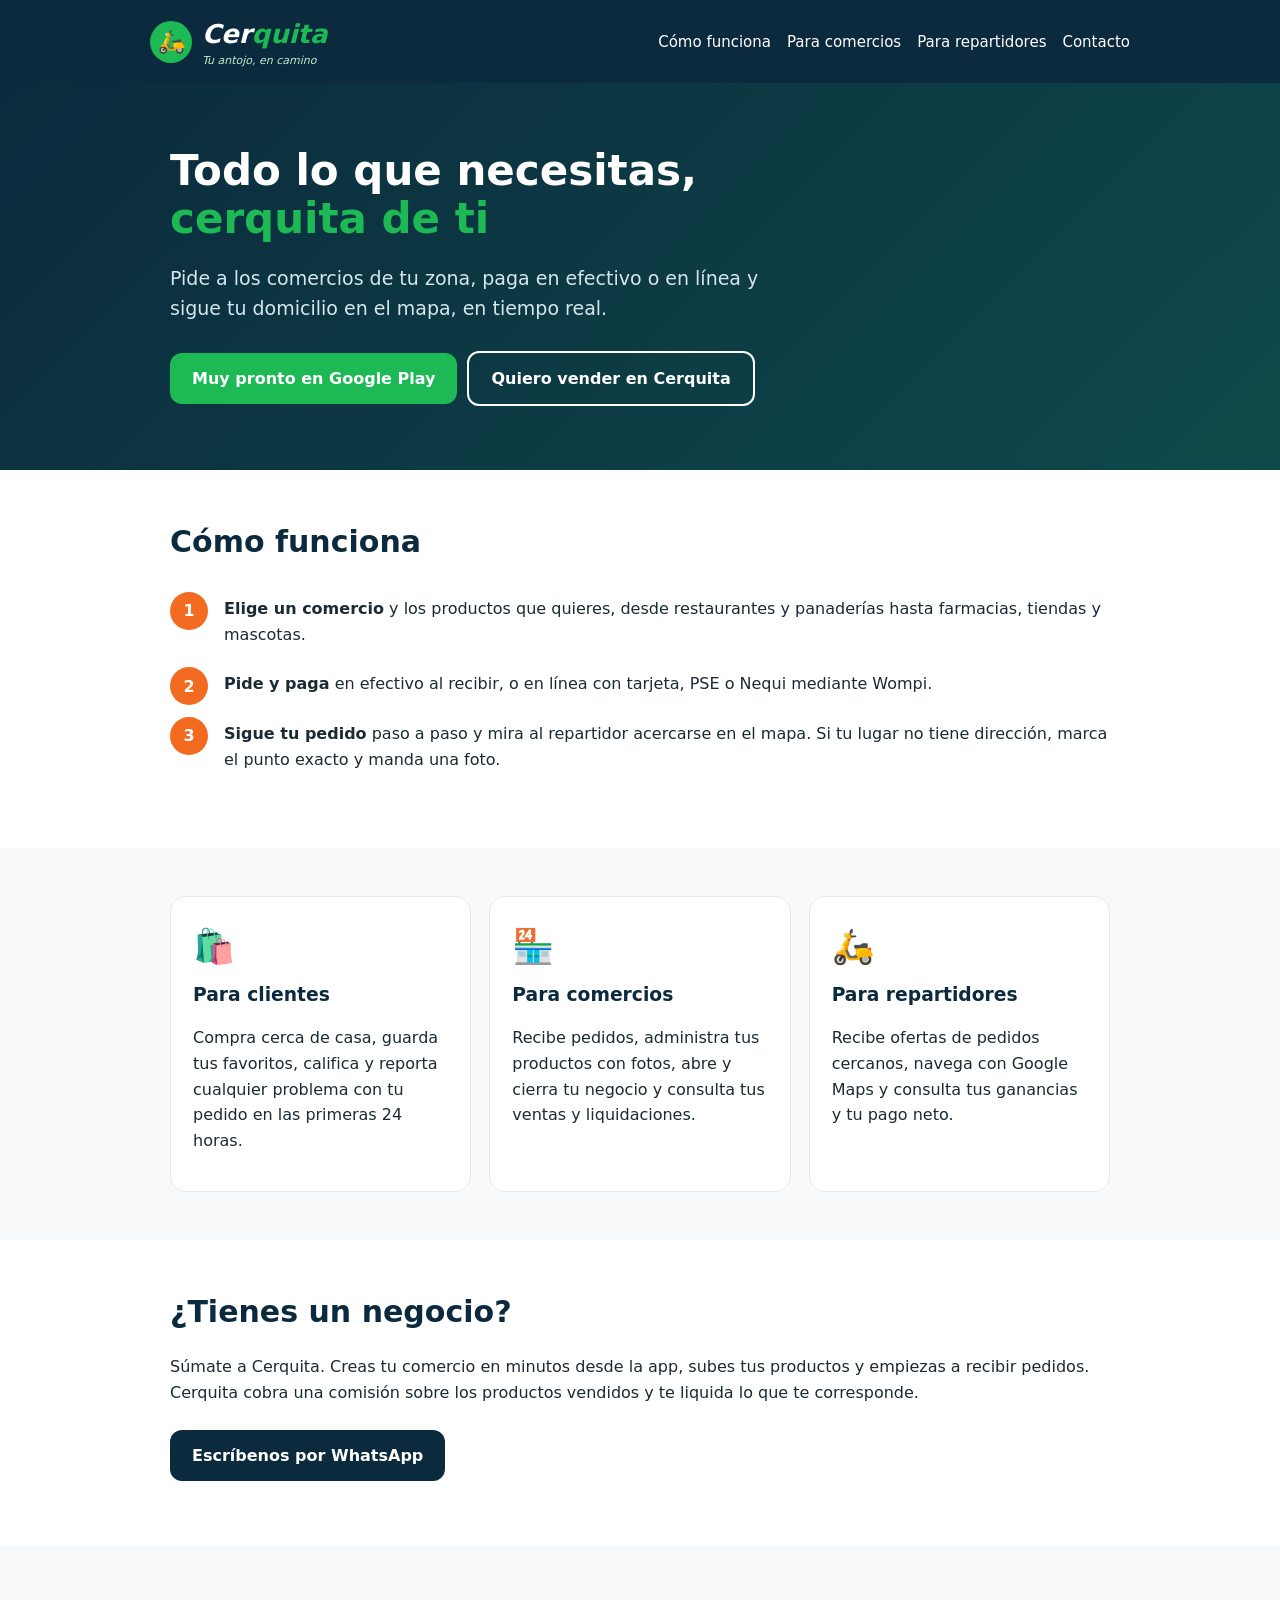
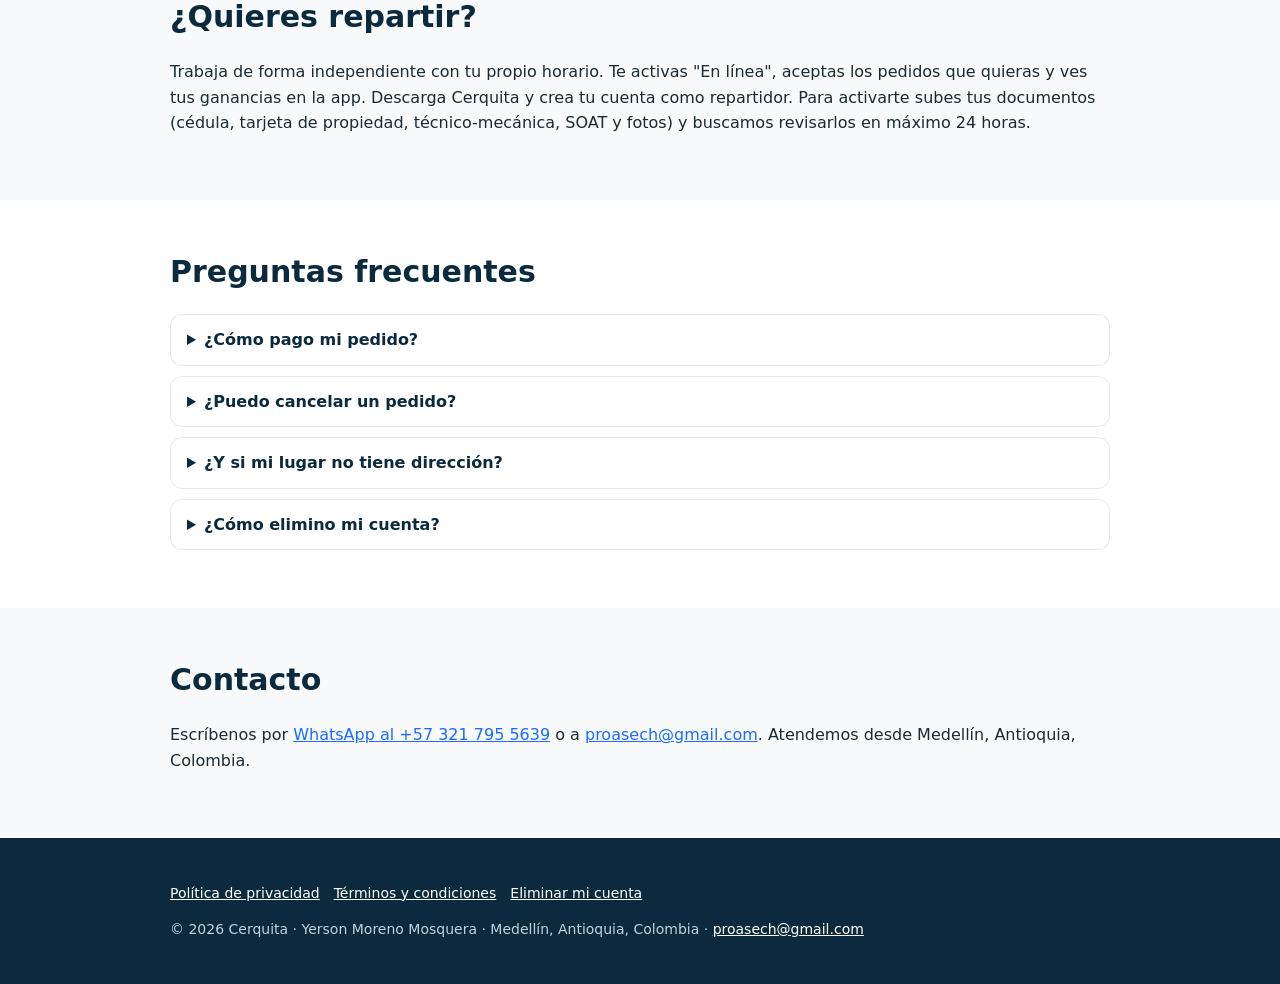
<file: index.html>
<!doctype html><html lang="es"><head><meta charset="utf-8"><meta name="viewport" content="width=device-width,initial-scale=1"><meta name="theme-color" content="#0B2A3D"><link rel="stylesheet" href="style.css"><title>Cerquita · Tu antojo, en camino</title><meta name="description" content="Cerquita conecta clientes, comercios y repartidores: pide de los negocios cerca de ti y sigue tu domicilio en el mapa."></head><body>
<header class="top"><div class="wrap bar"><a class="logo" href="index.html"><i>🛵</i><span>Cer<b>quita</b><small>Tu antojo, en camino</small></span></a><nav class="menu"><a href="index.html#como">Cómo funciona</a><a href="index.html#comercios">Para comercios</a><a href="index.html#repartidores">Para repartidores</a><a href="index.html#contacto">Contacto</a></nav></div></header>
<div class="hero"><div class="wrap"><h1>Todo lo que necesitas,<br><span>cerquita de ti</span></h1><p>Pide a los comercios de tu zona, paga en efectivo o en línea y sigue tu domicilio en el mapa, en tiempo real.</p>
<a class="btn" href="#como">Muy pronto en Google Play</a><a class="btn alt" href="#comercios">Quiero vender en Cerquita</a></div></div>
<section id="como"><div class="wrap"><h2>Cómo funciona</h2><ol class="pasos"><li><b>Elige un comercio</b> y los productos que quieres, desde restaurantes y panaderías hasta farmacias, tiendas y mascotas.</li><li><b>Pide y paga</b> en efectivo al recibir, o en línea con tarjeta, PSE o Nequi mediante Wompi.</li><li><b>Sigue tu pedido</b> paso a paso y mira al repartidor acercarse en el mapa. Si tu lugar no tiene dirección, marca el punto exacto y manda una foto.</li></ol></div></section>
<section class="gris"><div class="wrap"><div class="grid">
<div class="card"><div class="ic">🛍️</div><h3>Para clientes</h3><p>Compra cerca de casa, guarda tus favoritos, califica y reporta cualquier problema con tu pedido en las primeras 24 horas.</p></div>
<div class="card"><div class="ic">🏪</div><h3>Para comercios</h3><p>Recibe pedidos, administra tus productos con fotos, abre y cierra tu negocio y consulta tus ventas y liquidaciones.</p></div>
<div class="card"><div class="ic">🛵</div><h3>Para repartidores</h3><p>Recibe ofertas de pedidos cercanos, navega con Google Maps y consulta tus ganancias y tu pago neto.</p></div></div></div></section>
<section id="comercios"><div class="wrap"><h2>¿Tienes un negocio?</h2><p>Súmate a Cerquita. Creas tu comercio en minutos desde la app, subes tus productos y empiezas a recibir pedidos. Cerquita cobra una comisión sobre los productos vendidos y te liquida lo que te corresponde.</p><p><a class="btn dark" href="https://wa.me/573217955639?text=Hola%2C%20quiero%20vender%20en%20Cerquita" target="_blank" rel="noopener">Escríbenos por WhatsApp</a></p></div></section>
<section class="gris" id="repartidores"><div class="wrap"><h2>¿Quieres repartir?</h2><p>Trabaja de forma independiente con tu propio horario. Te activas "En línea", aceptas los pedidos que quieras y ves tus ganancias en la app. Descarga Cerquita y crea tu cuenta como repartidor. Para activarte subes tus documentos (cédula, tarjeta de propiedad, técnico-mecánica, SOAT y fotos) y buscamos revisarlos en máximo 24 horas.</p></div></section>
<section><div class="wrap"><h2>Preguntas frecuentes</h2>
<details><summary>¿Cómo pago mi pedido?</summary><p>En efectivo al repartidor, o en línea con Wompi (tarjeta, PSE, Nequi). Los pagos en línea los confirma Wompi; Cerquita no guarda los datos de tu tarjeta.</p></details>
<details><summary>¿Puedo cancelar un pedido?</summary><p>Sí, mientras el comercio no lo haya aceptado. Después de aceptado ya no se cancela desde la app, pero puedes reportar un problema. Consulta los <a href="terminos.html">términos y condiciones</a>.</p></details>
<details><summary>¿Y si mi lugar no tiene dirección?</summary><p>Marca la casilla "Mi lugar no tiene dirección", pon el pin en tu puerta, escribe una referencia y, si quieres, toma una foto del lugar. Solo la ve el repartidor de tu pedido.</p></details>
<details><summary>¿Cómo elimino mi cuenta?</summary><p>Desde la app en Perfil, o siguiendo los pasos en <a href="eliminar-cuenta.html">esta página</a>.</p></details></div></section>
<section class="gris" id="contacto"><div class="wrap"><h2>Contacto</h2><p>Escríbenos por <a href="https://wa.me/573217955639?text=Hola%2C%20tengo%20una%20consulta%20sobre%20Cerquita" target="_blank" rel="noopener">WhatsApp al +57 321 795 5639</a> o a <a href="mailto:proasech@gmail.com">proasech@gmail.com</a>. Atendemos desde Medellín, Antioquia, Colombia.</p></div></section>
<footer><div class="wrap"><p><a href="privacidad.html">Política de privacidad</a><a href="terminos.html">Términos y condiciones</a><a href="eliminar-cuenta.html">Eliminar mi cuenta</a></p><p>© 2026 Cerquita · Yerson Moreno Mosquera · Medellín, Antioquia, Colombia · <a href="mailto:proasech@gmail.com">proasech@gmail.com</a></p></div></footer></body></html>
</file>
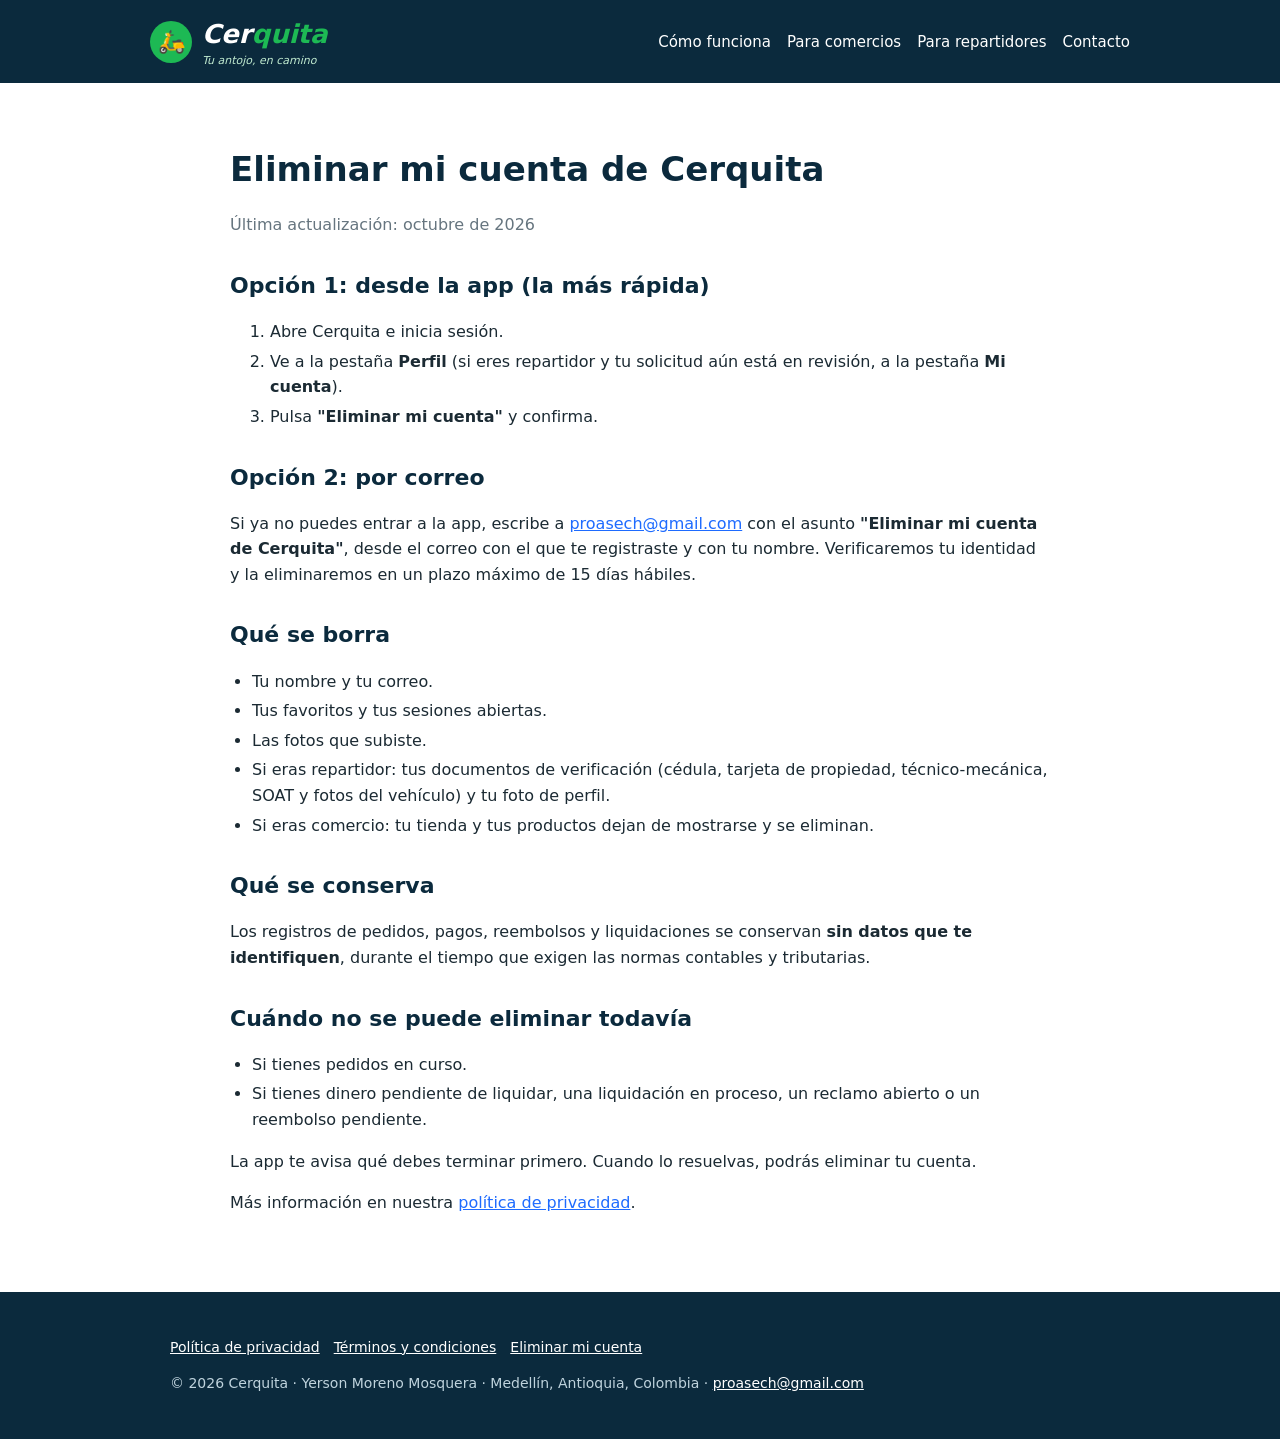
<file: eliminar-cuenta.html>
<!doctype html><html lang="es"><head><meta charset="utf-8"><meta name="viewport" content="width=device-width,initial-scale=1"><meta name="theme-color" content="#0B2A3D"><link rel="stylesheet" href="style.css"><title>Eliminar mi cuenta · Cerquita</title></head><body>
<header class="top"><div class="wrap bar"><a class="logo" href="index.html"><i>🛵</i><span>Cer<b>quita</b><small>Tu antojo, en camino</small></span></a><nav class="menu"><a href="index.html#como">Cómo funciona</a><a href="index.html#comercios">Para comercios</a><a href="index.html#repartidores">Para repartidores</a><a href="index.html#contacto">Contacto</a></nav></div></header>
<main class="wrap doc"><h1>Eliminar mi cuenta de Cerquita</h1><p class="meta">Última actualización: octubre de 2026</p>
<h2>Opción 1: desde la app (la más rápida)</h2>
<ol><li>Abre Cerquita e inicia sesión.</li><li>Ve a la pestaña <b>Perfil</b> (si eres repartidor y tu solicitud aún está en revisión, a la pestaña <b>Mi cuenta</b>).</li><li>Pulsa <b>"Eliminar mi cuenta"</b> y confirma.</li></ol>
<h2>Opción 2: por correo</h2>
<p>Si ya no puedes entrar a la app, escribe a <a href="mailto:proasech@gmail.com?subject=Eliminar%20mi%20cuenta%20de%20Cerquita">proasech@gmail.com</a> con el asunto <b>"Eliminar mi cuenta de Cerquita"</b>, desde el correo con el que te registraste y con tu nombre. Verificaremos tu identidad y la eliminaremos en un plazo máximo de 15 días hábiles.</p>
<h2>Qué se borra</h2><ul><li>Tu nombre y tu correo.</li><li>Tus favoritos y tus sesiones abiertas.</li><li>Las fotos que subiste.</li><li>Si eras repartidor: tus documentos de verificación (cédula, tarjeta de propiedad, técnico-mecánica, SOAT y fotos del vehículo) y tu foto de perfil.</li><li>Si eras comercio: tu tienda y tus productos dejan de mostrarse y se eliminan.</li></ul>
<h2>Qué se conserva</h2><p>Los registros de pedidos, pagos, reembolsos y liquidaciones se conservan <b>sin datos que te identifiquen</b>, durante el tiempo que exigen las normas contables y tributarias.</p>
<h2>Cuándo no se puede eliminar todavía</h2><ul><li>Si tienes pedidos en curso.</li><li>Si tienes dinero pendiente de liquidar, una liquidación en proceso, un reclamo abierto o un reembolso pendiente.</li></ul>
<p>La app te avisa qué debes terminar primero. Cuando lo resuelvas, podrás eliminar tu cuenta.</p>
<p>Más información en nuestra <a href="privacidad.html">política de privacidad</a>.</p></main>
<footer><div class="wrap"><p><a href="privacidad.html">Política de privacidad</a><a href="terminos.html">Términos y condiciones</a><a href="eliminar-cuenta.html">Eliminar mi cuenta</a></p><p>© 2026 Cerquita · Yerson Moreno Mosquera · Medellín, Antioquia, Colombia · <a href="mailto:proasech@gmail.com">proasech@gmail.com</a></p></div></footer></body></html>
</file>
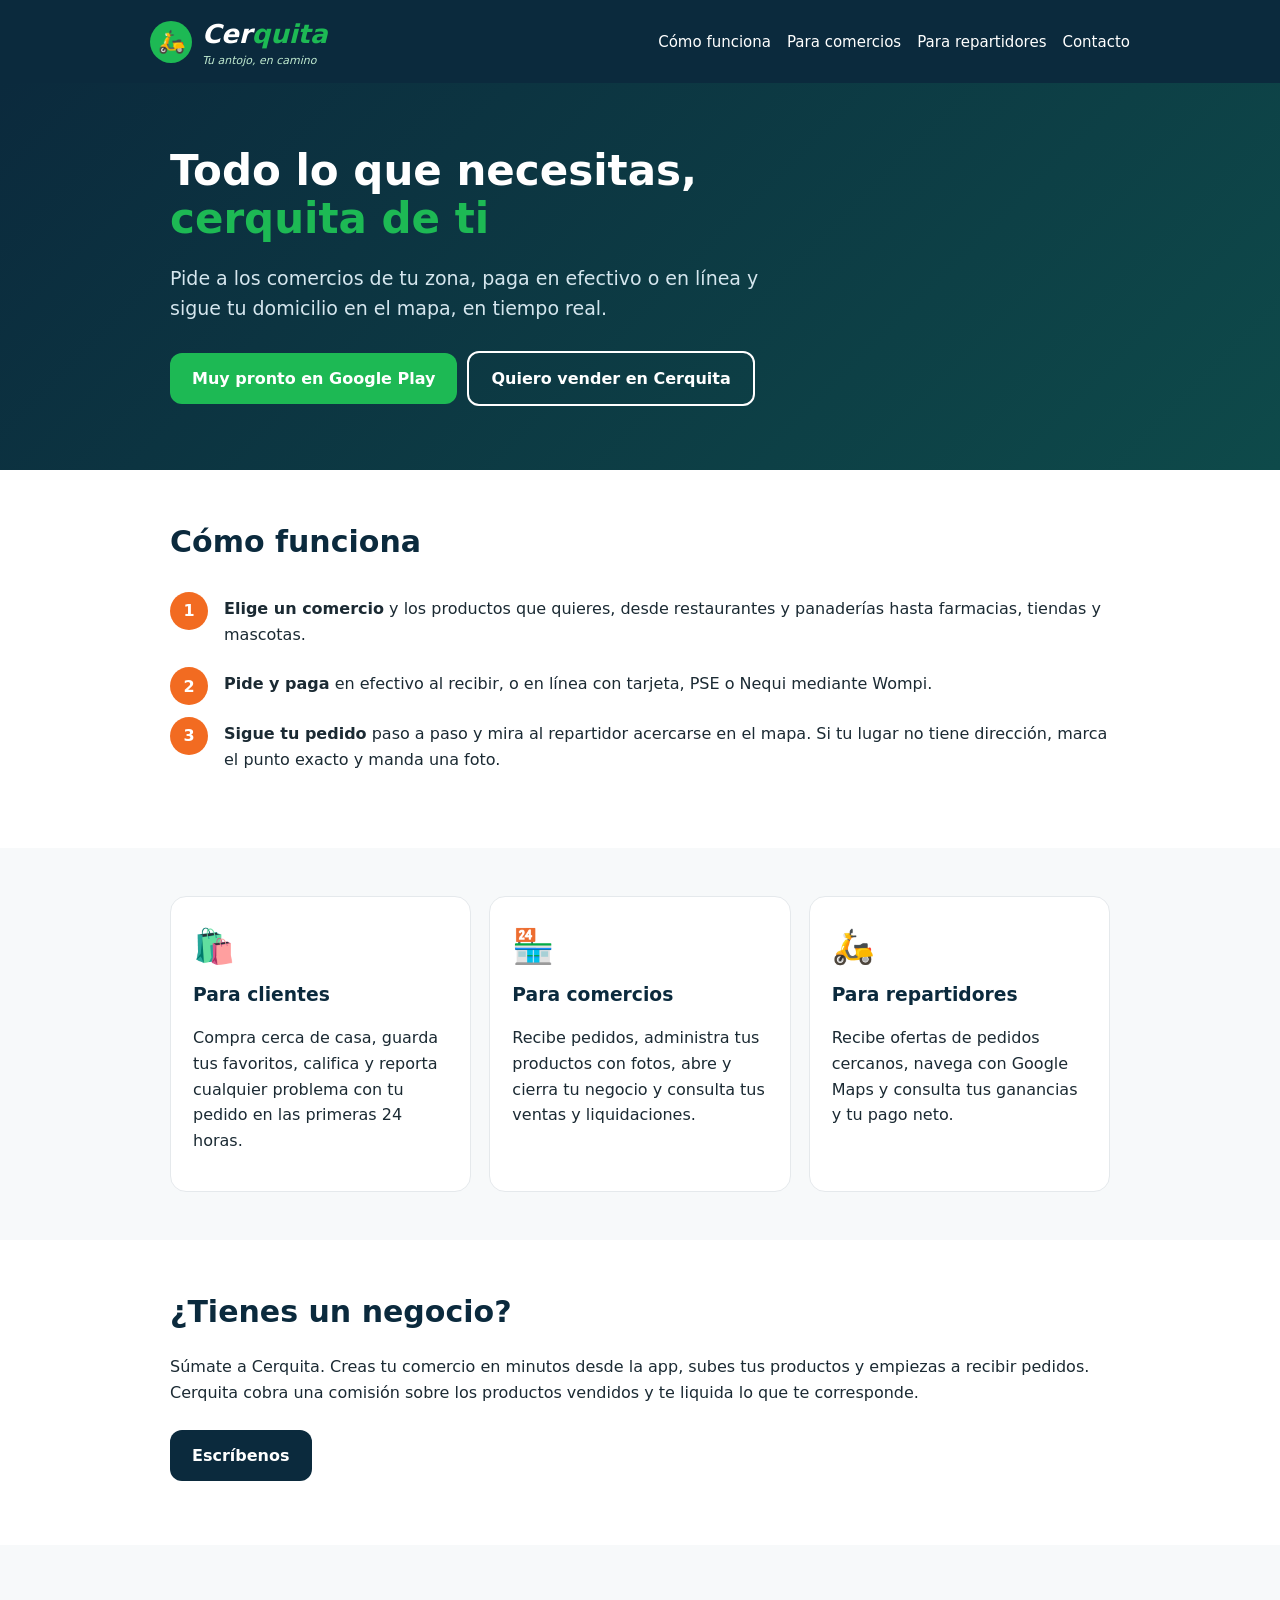
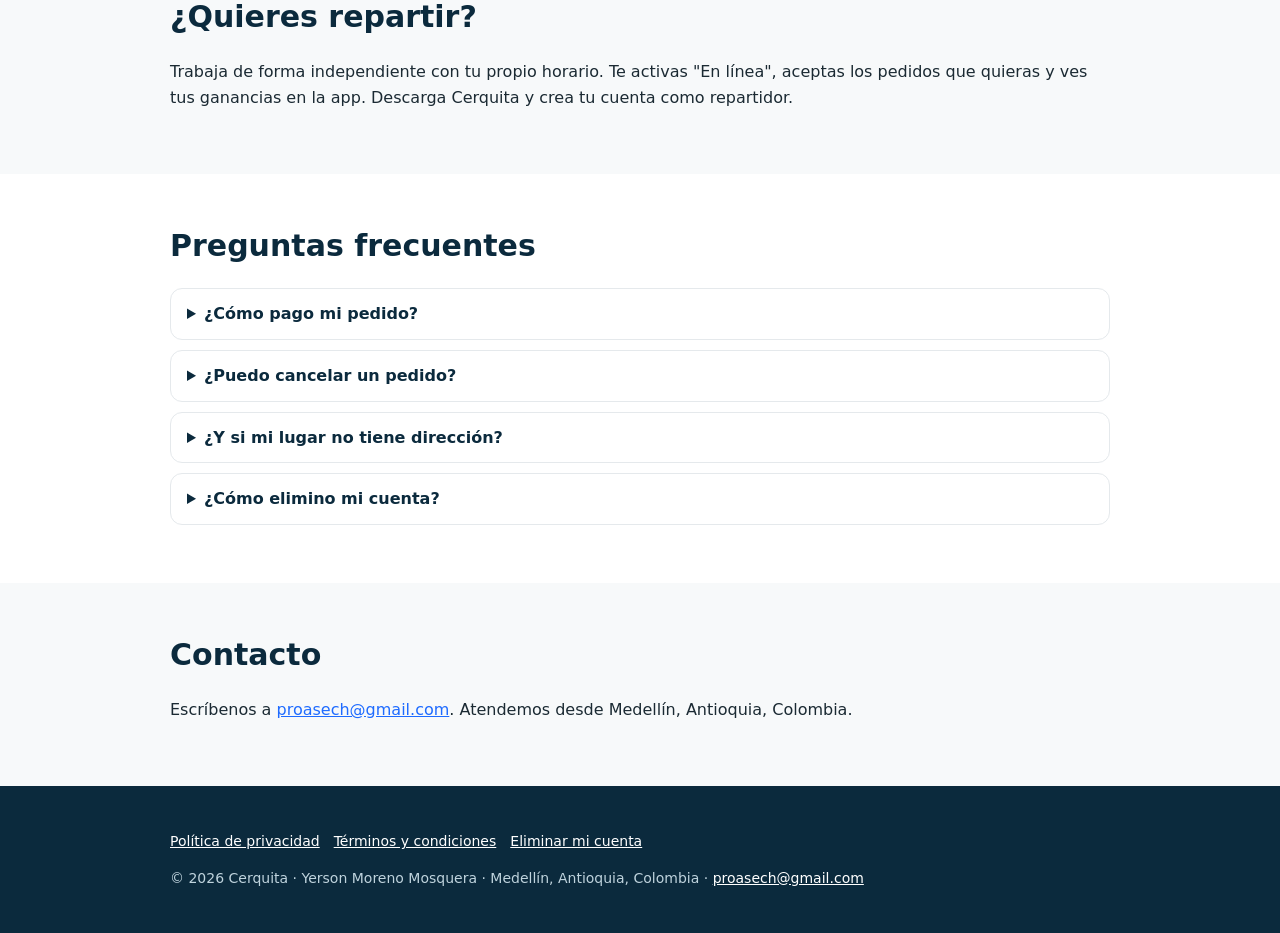
<file: index (1).html>
<!doctype html><html lang="es"><head><meta charset="utf-8"><meta name="viewport" content="width=device-width,initial-scale=1"><meta name="theme-color" content="#0B2A3D"><link rel="stylesheet" href="style.css"><title>Cerquita · Tu antojo, en camino</title><meta name="description" content="Cerquita conecta clientes, comercios y repartidores: pide de los negocios cerca de ti y sigue tu domicilio en el mapa."></head><body>
<header class="top"><div class="wrap bar"><a class="logo" href="index.html"><i>🛵</i><span>Cer<b>quita</b><small>Tu antojo, en camino</small></span></a><nav class="menu"><a href="index.html#como">Cómo funciona</a><a href="index.html#comercios">Para comercios</a><a href="index.html#repartidores">Para repartidores</a><a href="index.html#contacto">Contacto</a></nav></div></header>
<div class="hero"><div class="wrap"><h1>Todo lo que necesitas,<br><span>cerquita de ti</span></h1><p>Pide a los comercios de tu zona, paga en efectivo o en línea y sigue tu domicilio en el mapa, en tiempo real.</p>
<a class="btn" href="#como">Muy pronto en Google Play</a><a class="btn alt" href="#comercios">Quiero vender en Cerquita</a></div></div>
<section id="como"><div class="wrap"><h2>Cómo funciona</h2><ol class="pasos"><li><b>Elige un comercio</b> y los productos que quieres, desde restaurantes y panaderías hasta farmacias, tiendas y mascotas.</li><li><b>Pide y paga</b> en efectivo al recibir, o en línea con tarjeta, PSE o Nequi mediante Wompi.</li><li><b>Sigue tu pedido</b> paso a paso y mira al repartidor acercarse en el mapa. Si tu lugar no tiene dirección, marca el punto exacto y manda una foto.</li></ol></div></section>
<section class="gris"><div class="wrap"><div class="grid">
<div class="card"><div class="ic">🛍️</div><h3>Para clientes</h3><p>Compra cerca de casa, guarda tus favoritos, califica y reporta cualquier problema con tu pedido en las primeras 24 horas.</p></div>
<div class="card"><div class="ic">🏪</div><h3>Para comercios</h3><p>Recibe pedidos, administra tus productos con fotos, abre y cierra tu negocio y consulta tus ventas y liquidaciones.</p></div>
<div class="card"><div class="ic">🛵</div><h3>Para repartidores</h3><p>Recibe ofertas de pedidos cercanos, navega con Google Maps y consulta tus ganancias y tu pago neto.</p></div></div></div></section>
<section id="comercios"><div class="wrap"><h2>¿Tienes un negocio?</h2><p>Súmate a Cerquita. Creas tu comercio en minutos desde la app, subes tus productos y empiezas a recibir pedidos. Cerquita cobra una comisión sobre los productos vendidos y te liquida lo que te corresponde.</p><p><a class="btn dark" href="mailto:proasech@gmail.com?subject=Quiero%20vender%20en%20Cerquita">Escríbenos</a></p></div></section>
<section class="gris" id="repartidores"><div class="wrap"><h2>¿Quieres repartir?</h2><p>Trabaja de forma independiente con tu propio horario. Te activas "En línea", aceptas los pedidos que quieras y ves tus ganancias en la app. Descarga Cerquita y crea tu cuenta como repartidor.</p></div></section>
<section><div class="wrap"><h2>Preguntas frecuentes</h2>
<details><summary>¿Cómo pago mi pedido?</summary><p>En efectivo al repartidor, o en línea con Wompi (tarjeta, PSE, Nequi). Los pagos en línea los confirma Wompi; Cerquita no guarda los datos de tu tarjeta.</p></details>
<details><summary>¿Puedo cancelar un pedido?</summary><p>Sí, mientras el comercio no lo haya aceptado. Después de aceptado ya no se cancela desde la app, pero puedes reportar un problema. Consulta los <a href="terminos.html">términos y condiciones</a>.</p></details>
<details><summary>¿Y si mi lugar no tiene dirección?</summary><p>Marca la casilla "Mi lugar no tiene dirección", pon el pin en tu puerta, escribe una referencia y, si quieres, toma una foto del lugar. Solo la ve el repartidor de tu pedido.</p></details>
<details><summary>¿Cómo elimino mi cuenta?</summary><p>Desde la app en Perfil, o siguiendo los pasos en <a href="eliminar-cuenta.html">esta página</a>.</p></details></div></section>
<section class="gris" id="contacto"><div class="wrap"><h2>Contacto</h2><p>Escríbenos a <a href="mailto:proasech@gmail.com">proasech@gmail.com</a>. Atendemos desde Medellín, Antioquia, Colombia.</p></div></section>
<footer><div class="wrap"><p><a href="privacidad.html">Política de privacidad</a><a href="terminos.html">Términos y condiciones</a><a href="eliminar-cuenta.html">Eliminar mi cuenta</a></p><p>© 2026 Cerquita · Yerson Moreno Mosquera · Medellín, Antioquia, Colombia · <a href="mailto:proasech@gmail.com">proasech@gmail.com</a></p></div></footer></body></html>
</file>
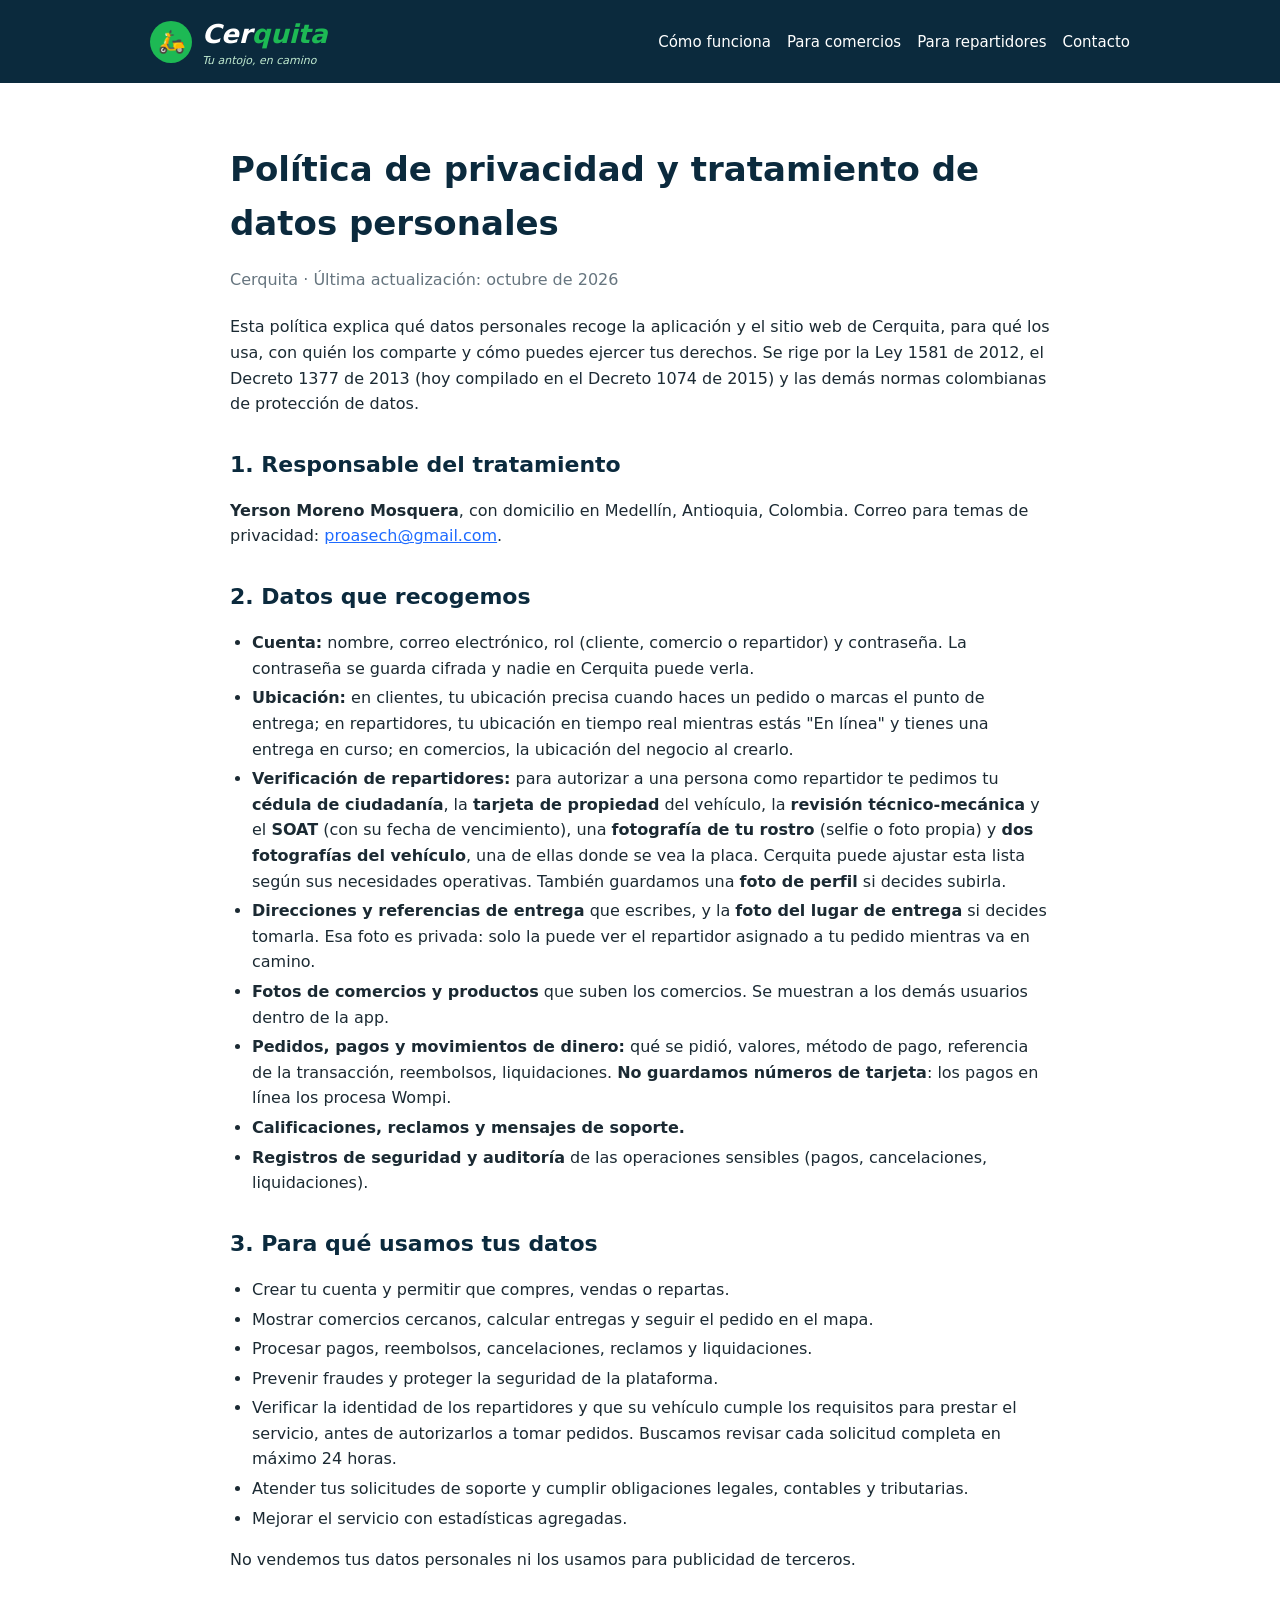
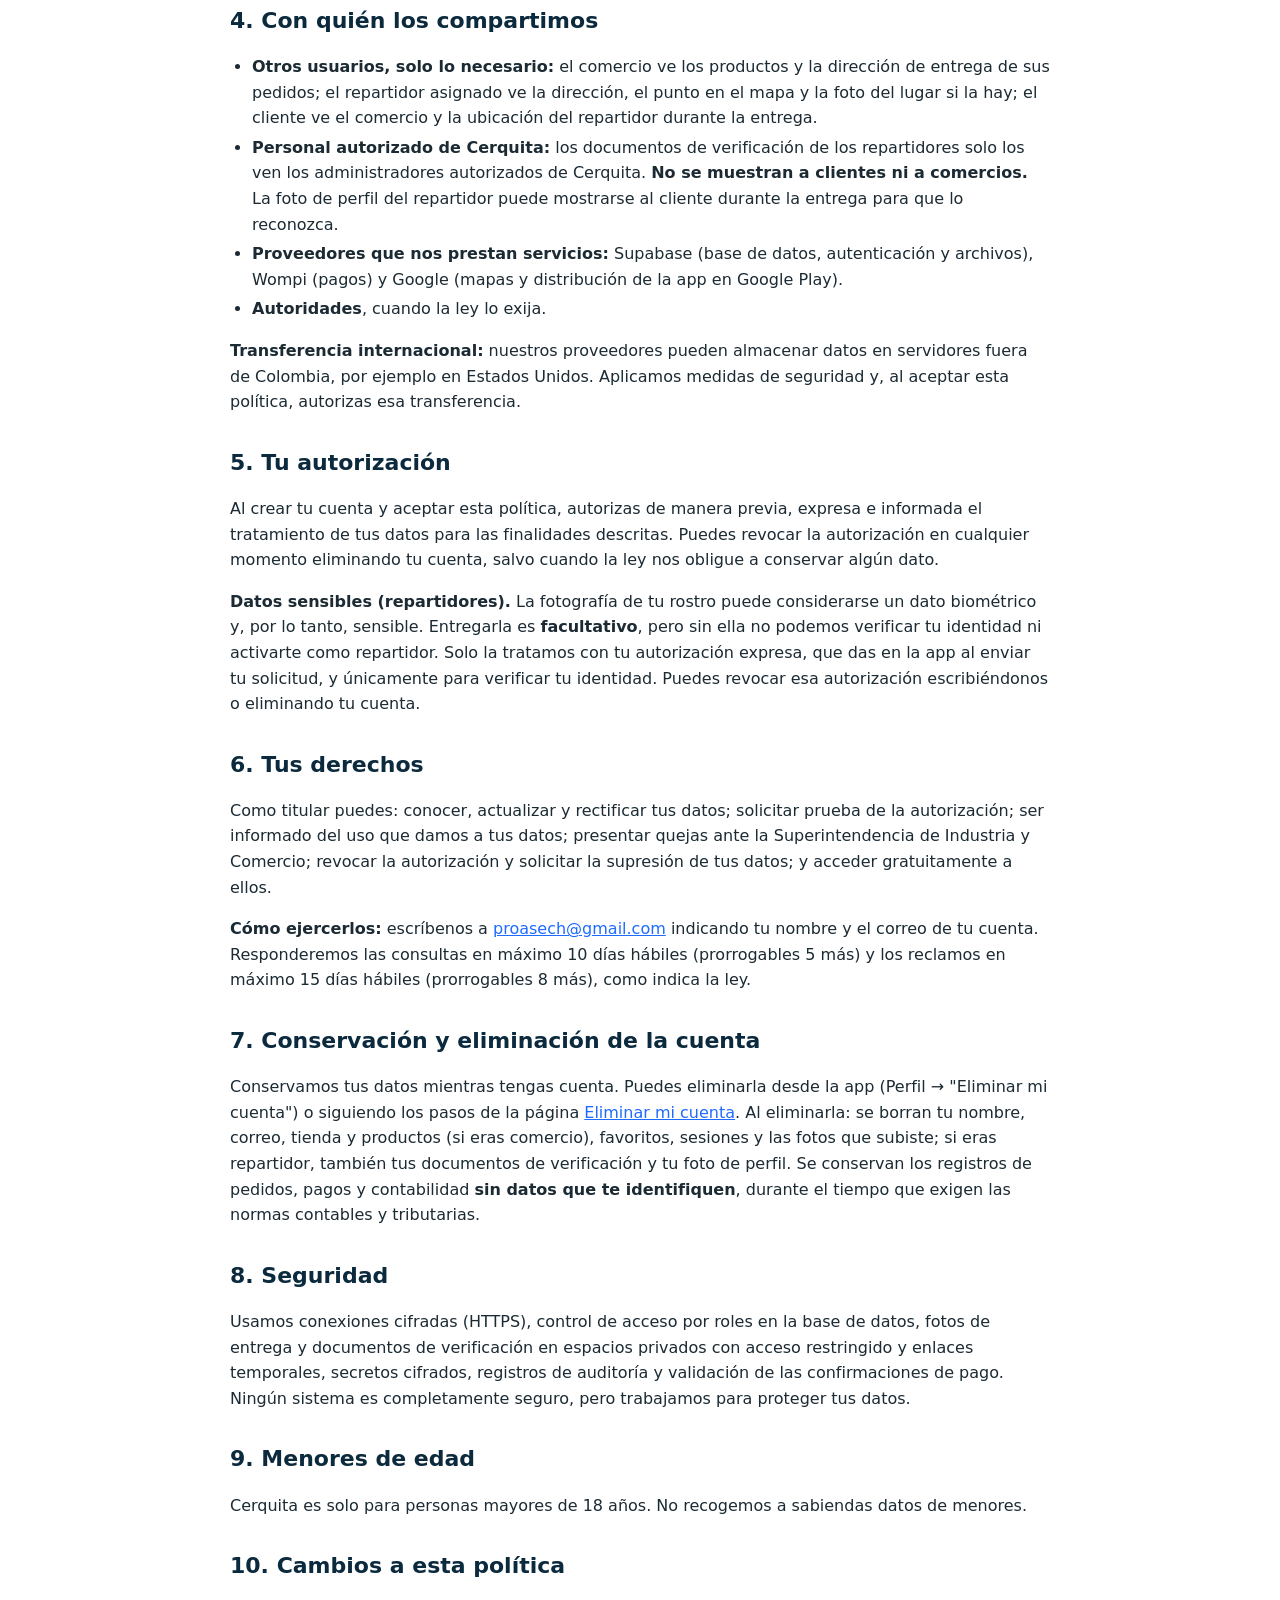
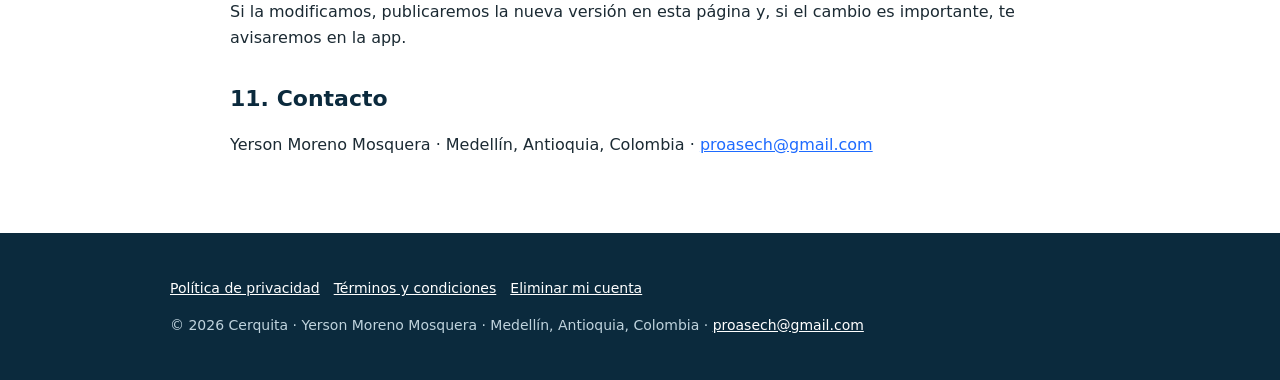
<file: privacidad.html>
<!doctype html><html lang="es"><head><meta charset="utf-8"><meta name="viewport" content="width=device-width,initial-scale=1"><meta name="theme-color" content="#0B2A3D"><link rel="stylesheet" href="style.css"><title>Política de privacidad y tratamiento de datos · Cerquita</title></head><body>
<header class="top"><div class="wrap bar"><a class="logo" href="index.html"><i>🛵</i><span>Cer<b>quita</b><small>Tu antojo, en camino</small></span></a><nav class="menu"><a href="index.html#como">Cómo funciona</a><a href="index.html#comercios">Para comercios</a><a href="index.html#repartidores">Para repartidores</a><a href="index.html#contacto">Contacto</a></nav></div></header>
<main class="wrap doc"><h1>Política de privacidad y tratamiento de datos personales</h1><p class="meta">Cerquita · Última actualización: octubre de 2026</p>
<p>Esta política explica qué datos personales recoge la aplicación y el sitio web de Cerquita, para qué los usa, con quién los comparte y cómo puedes ejercer tus derechos. Se rige por la Ley 1581 de 2012, el Decreto 1377 de 2013 (hoy compilado en el Decreto 1074 de 2015) y las demás normas colombianas de protección de datos.</p>
<h2>1. Responsable del tratamiento</h2>
<p><b>Yerson Moreno Mosquera</b>, con domicilio en Medellín, Antioquia, Colombia. Correo para temas de privacidad: <a href="mailto:proasech@gmail.com">proasech@gmail.com</a>.</p>
<h2>2. Datos que recogemos</h2>
<ul>
<li><b>Cuenta:</b> nombre, correo electrónico, rol (cliente, comercio o repartidor) y contraseña. La contraseña se guarda cifrada y nadie en Cerquita puede verla.</li>
<li><b>Ubicación:</b> en clientes, tu ubicación precisa cuando haces un pedido o marcas el punto de entrega; en repartidores, tu ubicación en tiempo real mientras estás "En línea" y tienes una entrega en curso; en comercios, la ubicación del negocio al crearlo.</li>
<li><b>Verificación de repartidores:</b> para autorizar a una persona como repartidor te pedimos tu <b>cédula de ciudadanía</b>, la <b>tarjeta de propiedad</b> del vehículo, la <b>revisión técnico-mecánica</b> y el <b>SOAT</b> (con su fecha de vencimiento), una <b>fotografía de tu rostro</b> (selfie o foto propia) y <b>dos fotografías del vehículo</b>, una de ellas donde se vea la placa. Cerquita puede ajustar esta lista según sus necesidades operativas. También guardamos una <b>foto de perfil</b> si decides subirla.</li>
<li><b>Direcciones y referencias de entrega</b> que escribes, y la <b>foto del lugar de entrega</b> si decides tomarla. Esa foto es privada: solo la puede ver el repartidor asignado a tu pedido mientras va en camino.</li>
<li><b>Fotos de comercios y productos</b> que suben los comercios. Se muestran a los demás usuarios dentro de la app.</li>
<li><b>Pedidos, pagos y movimientos de dinero:</b> qué se pidió, valores, método de pago, referencia de la transacción, reembolsos, liquidaciones. <b>No guardamos números de tarjeta</b>: los pagos en línea los procesa Wompi.</li>
<li><b>Calificaciones, reclamos y mensajes de soporte.</b></li>
<li><b>Registros de seguridad y auditoría</b> de las operaciones sensibles (pagos, cancelaciones, liquidaciones).</li></ul>
<h2>3. Para qué usamos tus datos</h2>
<ul><li>Crear tu cuenta y permitir que compres, vendas o repartas.</li><li>Mostrar comercios cercanos, calcular entregas y seguir el pedido en el mapa.</li><li>Procesar pagos, reembolsos, cancelaciones, reclamos y liquidaciones.</li><li>Prevenir fraudes y proteger la seguridad de la plataforma.</li><li>Verificar la identidad de los repartidores y que su vehículo cumple los requisitos para prestar el servicio, antes de autorizarlos a tomar pedidos. Buscamos revisar cada solicitud completa en máximo 24 horas.</li><li>Atender tus solicitudes de soporte y cumplir obligaciones legales, contables y tributarias.</li><li>Mejorar el servicio con estadísticas agregadas.</li></ul>
<p>No vendemos tus datos personales ni los usamos para publicidad de terceros.</p>
<h2>4. Con quién los compartimos</h2>
<ul><li><b>Otros usuarios, solo lo necesario:</b> el comercio ve los productos y la dirección de entrega de sus pedidos; el repartidor asignado ve la dirección, el punto en el mapa y la foto del lugar si la hay; el cliente ve el comercio y la ubicación del repartidor durante la entrega.</li>
<li><b>Personal autorizado de Cerquita:</b> los documentos de verificación de los repartidores solo los ven los administradores autorizados de Cerquita. <b>No se muestran a clientes ni a comercios.</b> La foto de perfil del repartidor puede mostrarse al cliente durante la entrega para que lo reconozca.</li>
<li><b>Proveedores que nos prestan servicios:</b> Supabase (base de datos, autenticación y archivos), Wompi (pagos) y Google (mapas y distribución de la app en Google Play).</li><li><b>Autoridades</b>, cuando la ley lo exija.</li></ul>
<p><b>Transferencia internacional:</b> nuestros proveedores pueden almacenar datos en servidores fuera de Colombia, por ejemplo en Estados Unidos. Aplicamos medidas de seguridad y, al aceptar esta política, autorizas esa transferencia.</p>
<h2>5. Tu autorización</h2>
<p>Al crear tu cuenta y aceptar esta política, autorizas de manera previa, expresa e informada el tratamiento de tus datos para las finalidades descritas. Puedes revocar la autorización en cualquier momento eliminando tu cuenta, salvo cuando la ley nos obligue a conservar algún dato.</p>
<p><b>Datos sensibles (repartidores).</b> La fotografía de tu rostro puede considerarse un dato biométrico y, por lo tanto, sensible. Entregarla es <b>facultativo</b>, pero sin ella no podemos verificar tu identidad ni activarte como repartidor. Solo la tratamos con tu autorización expresa, que das en la app al enviar tu solicitud, y únicamente para verificar tu identidad. Puedes revocar esa autorización escribiéndonos o eliminando tu cuenta.</p>
<h2>6. Tus derechos</h2>
<p>Como titular puedes: conocer, actualizar y rectificar tus datos; solicitar prueba de la autorización; ser informado del uso que damos a tus datos; presentar quejas ante la Superintendencia de Industria y Comercio; revocar la autorización y solicitar la supresión de tus datos; y acceder gratuitamente a ellos.</p>
<p><b>Cómo ejercerlos:</b> escríbenos a <a href="mailto:proasech@gmail.com">proasech@gmail.com</a> indicando tu nombre y el correo de tu cuenta. Responderemos las consultas en máximo 10 días hábiles (prorrogables 5 más) y los reclamos en máximo 15 días hábiles (prorrogables 8 más), como indica la ley.</p>
<h2>7. Conservación y eliminación de la cuenta</h2>
<p>Conservamos tus datos mientras tengas cuenta. Puedes eliminarla desde la app (Perfil → "Eliminar mi cuenta") o siguiendo los pasos de la página <a href="eliminar-cuenta.html">Eliminar mi cuenta</a>. Al eliminarla: se borran tu nombre, correo, tienda y productos (si eras comercio), favoritos, sesiones y las fotos que subiste; si eras repartidor, también tus documentos de verificación y tu foto de perfil. Se conservan los registros de pedidos, pagos y contabilidad <b>sin datos que te identifiquen</b>, durante el tiempo que exigen las normas contables y tributarias.</p>
<h2>8. Seguridad</h2>
<p>Usamos conexiones cifradas (HTTPS), control de acceso por roles en la base de datos, fotos de entrega y documentos de verificación en espacios privados con acceso restringido y enlaces temporales, secretos cifrados, registros de auditoría y validación de las confirmaciones de pago. Ningún sistema es completamente seguro, pero trabajamos para proteger tus datos.</p>
<h2>9. Menores de edad</h2><p>Cerquita es solo para personas mayores de 18 años. No recogemos a sabiendas datos de menores.</p>
<h2>10. Cambios a esta política</h2><p>Si la modificamos, publicaremos la nueva versión en esta página y, si el cambio es importante, te avisaremos en la app.</p>
<h2>11. Contacto</h2><p>Yerson Moreno Mosquera · Medellín, Antioquia, Colombia · <a href="mailto:proasech@gmail.com">proasech@gmail.com</a></p></main>
<footer><div class="wrap"><p><a href="privacidad.html">Política de privacidad</a><a href="terminos.html">Términos y condiciones</a><a href="eliminar-cuenta.html">Eliminar mi cuenta</a></p><p>© 2026 Cerquita · Yerson Moreno Mosquera · Medellín, Antioquia, Colombia · <a href="mailto:proasech@gmail.com">proasech@gmail.com</a></p></div></footer></body></html>
</file>
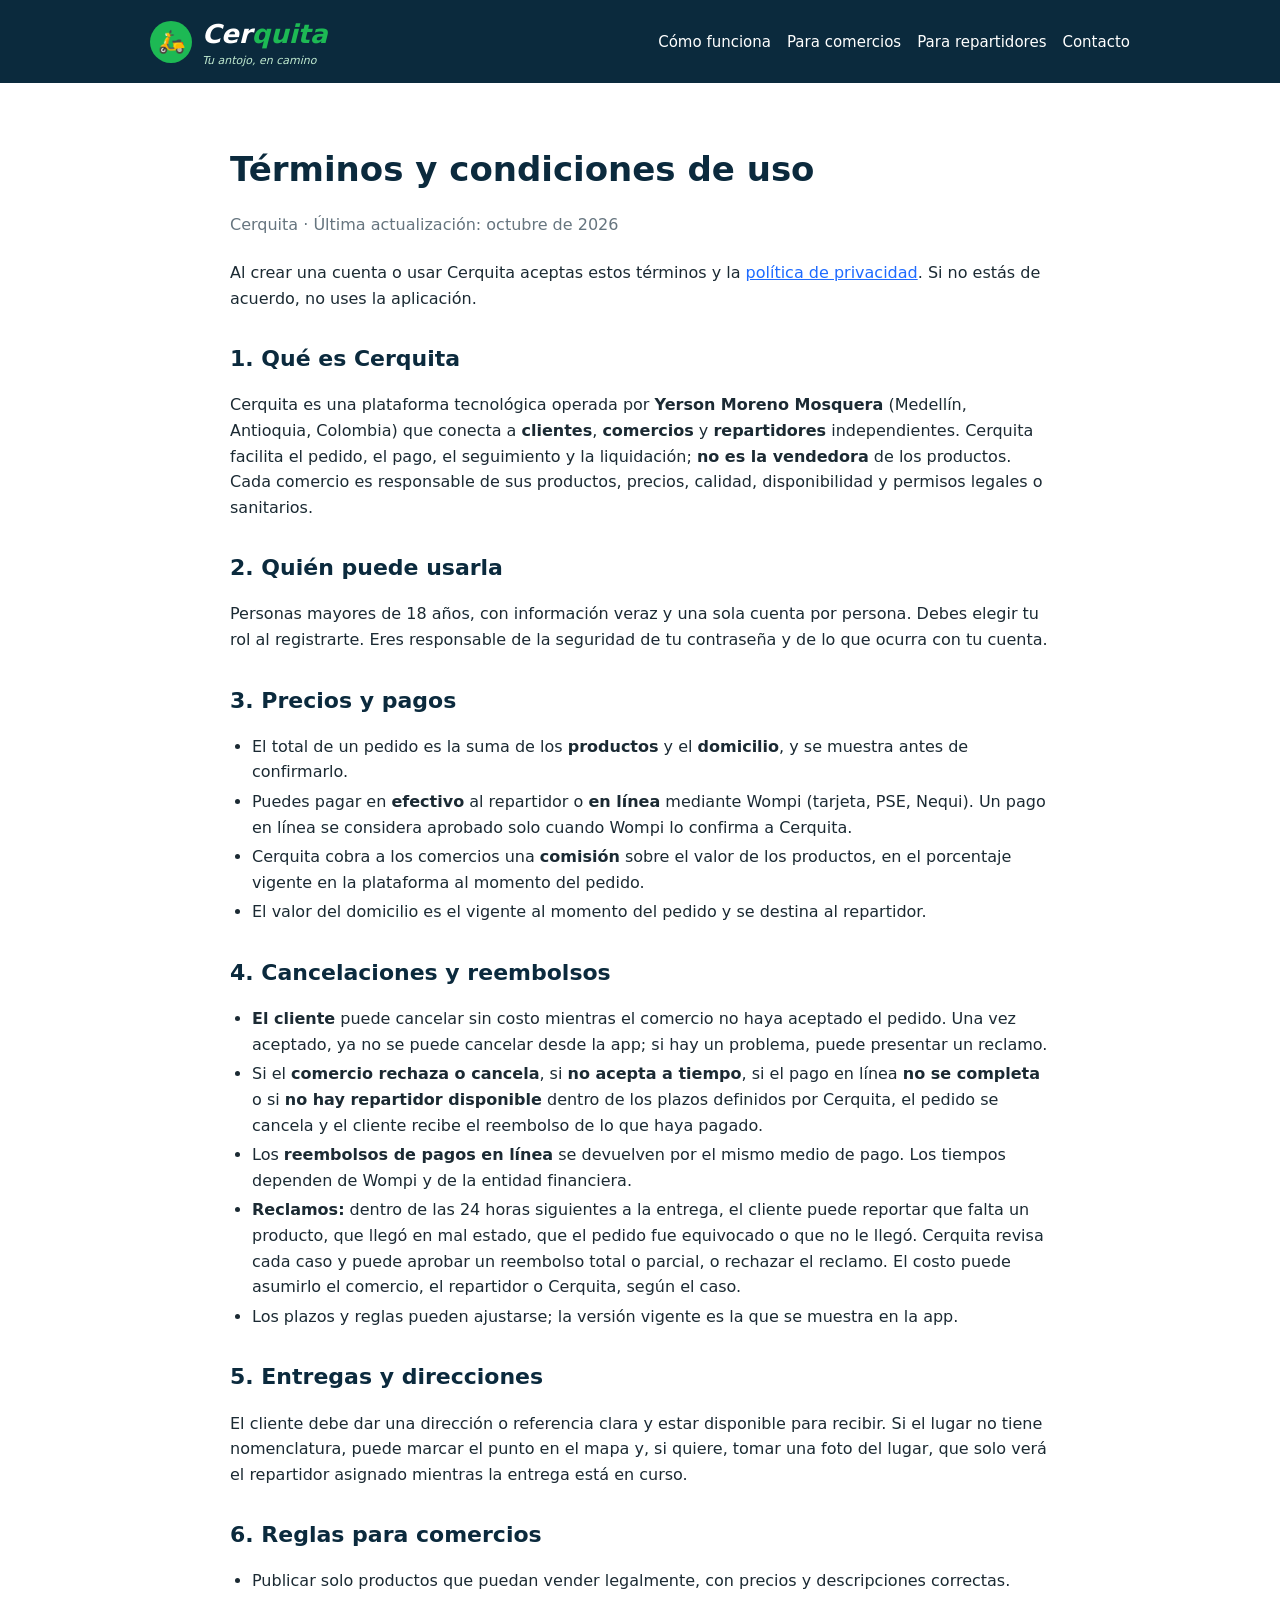
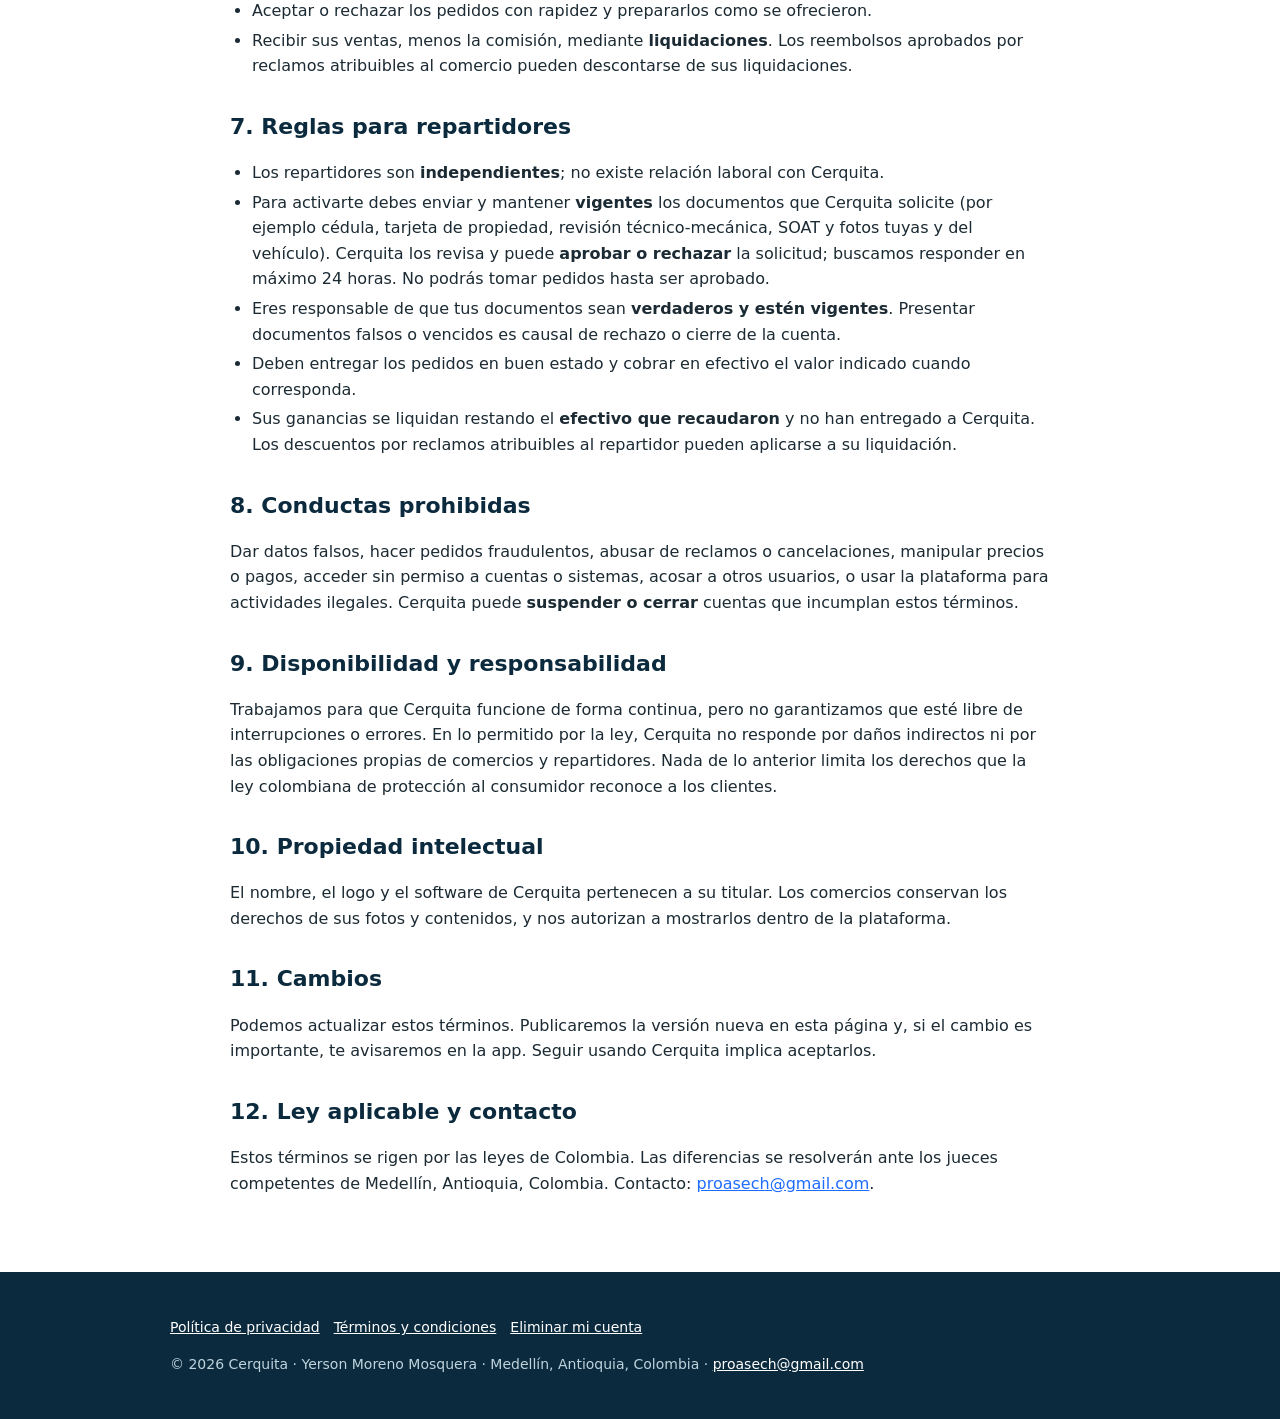
<file: terminos.html>
<!doctype html><html lang="es"><head><meta charset="utf-8"><meta name="viewport" content="width=device-width,initial-scale=1"><meta name="theme-color" content="#0B2A3D"><link rel="stylesheet" href="style.css"><title>Términos y condiciones · Cerquita</title></head><body>
<header class="top"><div class="wrap bar"><a class="logo" href="index.html"><i>🛵</i><span>Cer<b>quita</b><small>Tu antojo, en camino</small></span></a><nav class="menu"><a href="index.html#como">Cómo funciona</a><a href="index.html#comercios">Para comercios</a><a href="index.html#repartidores">Para repartidores</a><a href="index.html#contacto">Contacto</a></nav></div></header>
<main class="wrap doc"><h1>Términos y condiciones de uso</h1><p class="meta">Cerquita · Última actualización: octubre de 2026</p>
<p>Al crear una cuenta o usar Cerquita aceptas estos términos y la <a href="privacidad.html">política de privacidad</a>. Si no estás de acuerdo, no uses la aplicación.</p>
<h2>1. Qué es Cerquita</h2><p>Cerquita es una plataforma tecnológica operada por <b>Yerson Moreno Mosquera</b> (Medellín, Antioquia, Colombia) que conecta a <b>clientes</b>, <b>comercios</b> y <b>repartidores</b> independientes. Cerquita facilita el pedido, el pago, el seguimiento y la liquidación; <b>no es la vendedora</b> de los productos. Cada comercio es responsable de sus productos, precios, calidad, disponibilidad y permisos legales o sanitarios.</p>
<h2>2. Quién puede usarla</h2><p>Personas mayores de 18 años, con información veraz y una sola cuenta por persona. Debes elegir tu rol al registrarte. Eres responsable de la seguridad de tu contraseña y de lo que ocurra con tu cuenta.</p>
<h2>3. Precios y pagos</h2><ul><li>El total de un pedido es la suma de los <b>productos</b> y el <b>domicilio</b>, y se muestra antes de confirmarlo.</li><li>Puedes pagar en <b>efectivo</b> al repartidor o <b>en línea</b> mediante Wompi (tarjeta, PSE, Nequi). Un pago en línea se considera aprobado solo cuando Wompi lo confirma a Cerquita.</li><li>Cerquita cobra a los comercios una <b>comisión</b> sobre el valor de los productos, en el porcentaje vigente en la plataforma al momento del pedido.</li><li>El valor del domicilio es el vigente al momento del pedido y se destina al repartidor.</li></ul>
<h2>4. Cancelaciones y reembolsos</h2><ul><li><b>El cliente</b> puede cancelar sin costo mientras el comercio no haya aceptado el pedido. Una vez aceptado, ya no se puede cancelar desde la app; si hay un problema, puede presentar un reclamo.</li><li>Si el <b>comercio rechaza o cancela</b>, si <b>no acepta a tiempo</b>, si el pago en línea <b>no se completa</b> o si <b>no hay repartidor disponible</b> dentro de los plazos definidos por Cerquita, el pedido se cancela y el cliente recibe el reembolso de lo que haya pagado.</li><li>Los <b>reembolsos de pagos en línea</b> se devuelven por el mismo medio de pago. Los tiempos dependen de Wompi y de la entidad financiera.</li><li><b>Reclamos:</b> dentro de las 24 horas siguientes a la entrega, el cliente puede reportar que falta un producto, que llegó en mal estado, que el pedido fue equivocado o que no le llegó. Cerquita revisa cada caso y puede aprobar un reembolso total o parcial, o rechazar el reclamo. El costo puede asumirlo el comercio, el repartidor o Cerquita, según el caso.</li><li>Los plazos y reglas pueden ajustarse; la versión vigente es la que se muestra en la app.</li></ul>
<h2>5. Entregas y direcciones</h2><p>El cliente debe dar una dirección o referencia clara y estar disponible para recibir. Si el lugar no tiene nomenclatura, puede marcar el punto en el mapa y, si quiere, tomar una foto del lugar, que solo verá el repartidor asignado mientras la entrega está en curso.</p>
<h2>6. Reglas para comercios</h2><ul><li>Publicar solo productos que puedan vender legalmente, con precios y descripciones correctas.</li><li>Aceptar o rechazar los pedidos con rapidez y prepararlos como se ofrecieron.</li><li>Recibir sus ventas, menos la comisión, mediante <b>liquidaciones</b>. Los reembolsos aprobados por reclamos atribuibles al comercio pueden descontarse de sus liquidaciones.</li></ul>
<h2>7. Reglas para repartidores</h2><ul><li>Los repartidores son <b>independientes</b>; no existe relación laboral con Cerquita.</li><li>Para activarte debes enviar y mantener <b>vigentes</b> los documentos que Cerquita solicite (por ejemplo cédula, tarjeta de propiedad, revisión técnico-mecánica, SOAT y fotos tuyas y del vehículo). Cerquita los revisa y puede <b>aprobar o rechazar</b> la solicitud; buscamos responder en máximo 24 horas. No podrás tomar pedidos hasta ser aprobado.</li><li>Eres responsable de que tus documentos sean <b>verdaderos y estén vigentes</b>. Presentar documentos falsos o vencidos es causal de rechazo o cierre de la cuenta.</li><li>Deben entregar los pedidos en buen estado y cobrar en efectivo el valor indicado cuando corresponda.</li><li>Sus ganancias se liquidan restando el <b>efectivo que recaudaron</b> y no han entregado a Cerquita. Los descuentos por reclamos atribuibles al repartidor pueden aplicarse a su liquidación.</li></ul>
<h2>8. Conductas prohibidas</h2><p>Dar datos falsos, hacer pedidos fraudulentos, abusar de reclamos o cancelaciones, manipular precios o pagos, acceder sin permiso a cuentas o sistemas, acosar a otros usuarios, o usar la plataforma para actividades ilegales. Cerquita puede <b>suspender o cerrar</b> cuentas que incumplan estos términos.</p>
<h2>9. Disponibilidad y responsabilidad</h2><p>Trabajamos para que Cerquita funcione de forma continua, pero no garantizamos que esté libre de interrupciones o errores. En lo permitido por la ley, Cerquita no responde por daños indirectos ni por las obligaciones propias de comercios y repartidores. Nada de lo anterior limita los derechos que la ley colombiana de protección al consumidor reconoce a los clientes.</p>
<h2>10. Propiedad intelectual</h2><p>El nombre, el logo y el software de Cerquita pertenecen a su titular. Los comercios conservan los derechos de sus fotos y contenidos, y nos autorizan a mostrarlos dentro de la plataforma.</p>
<h2>11. Cambios</h2><p>Podemos actualizar estos términos. Publicaremos la versión nueva en esta página y, si el cambio es importante, te avisaremos en la app. Seguir usando Cerquita implica aceptarlos.</p>
<h2>12. Ley aplicable y contacto</h2><p>Estos términos se rigen por las leyes de Colombia. Las diferencias se resolverán ante los jueces competentes de Medellín, Antioquia, Colombia. Contacto: <a href="mailto:proasech@gmail.com">proasech@gmail.com</a>.</p></main>
<footer><div class="wrap"><p><a href="privacidad.html">Política de privacidad</a><a href="terminos.html">Términos y condiciones</a><a href="eliminar-cuenta.html">Eliminar mi cuenta</a></p><p>© 2026 Cerquita · Yerson Moreno Mosquera · Medellín, Antioquia, Colombia · <a href="mailto:proasech@gmail.com">proasech@gmail.com</a></p></div></footer></body></html>
</file>
<file: style.css>
:root{--navy:#0B2A3D;--green:#1DB954;--orange:#F26B21;--bg:#F7F9FA;--tx:#1b2a33;--mut:#66757f}
*{box-sizing:border-box}body{margin:0;font-family:system-ui,-apple-system,Segoe UI,Roboto,sans-serif;color:var(--tx);background:#fff;line-height:1.6}
a{color:#1E6BFF}header.top{background:var(--navy);color:#fff}
.wrap{max-width:980px;margin:0 auto;padding:0 20px}
.bar{display:flex;align-items:center;justify-content:space-between;padding:14px 0;gap:12px;flex-wrap:wrap}
.logo{display:flex;align-items:center;gap:10px;color:#fff;text-decoration:none;font-weight:900;font-style:italic;font-size:26px}
.logo i{width:42px;height:42px;border-radius:50%;background:var(--green);display:inline-flex;align-items:center;justify-content:center;font-style:normal;font-size:22px}
.logo b{color:var(--green)}.logo small{display:block;font-size:11px;font-weight:400;color:#BFE9CF;margin-top:-4px}
nav.menu a{color:#fff;text-decoration:none;margin-left:16px;font-size:15px}nav.menu a:hover{color:var(--green)}
.hero{background:linear-gradient(135deg,var(--navy),#0E4A4A);color:#fff;padding:64px 0}
.hero h1{font-size:42px;line-height:1.15;margin:0 0 12px}.hero h1 span{color:var(--green)}.hero p{font-size:19px;max-width:620px;color:#D5E6EE}
.btn{display:inline-block;background:var(--green);color:#fff;padding:13px 22px;border-radius:12px;text-decoration:none;font-weight:700;margin:8px 10px 0 0}
.btn.alt{background:transparent;border:2px solid #fff}.btn.dark{background:var(--navy)}
section{padding:48px 0}section.gris{background:var(--bg)}
h2{font-size:30px;color:var(--navy);margin:0 0 18px}.grid{display:grid;grid-template-columns:repeat(auto-fit,minmax(260px,1fr));gap:18px}
.card{background:#fff;border:1px solid #E5E9EC;border-radius:16px;padding:22px}.card h3{margin:6px 0 8px;color:var(--navy)}.card .ic{font-size:34px}
.pasos{counter-reset:p;list-style:none;padding:0}.pasos li{counter-increment:p;position:relative;padding:12px 0 12px 54px}
.pasos li:before{content:counter(p);position:absolute;left:0;top:8px;width:38px;height:38px;border-radius:50%;background:var(--orange);color:#fff;font-weight:800;display:flex;align-items:center;justify-content:center}
footer{background:var(--navy);color:#BFD3DD;padding:30px 0;font-size:14px}footer a{color:#fff;margin-right:14px}
.doc{padding:36px 0 60px;max-width:820px}.doc h1{color:var(--navy);font-size:34px;margin-bottom:4px}.doc h2{font-size:22px;margin:30px 0 8px}
.doc .meta{color:var(--mut);margin-bottom:22px}.doc ul{padding-left:22px}.doc li{margin:4px 0}
details{border:1px solid #E5E9EC;border-radius:12px;padding:12px 16px;margin:10px 0;background:#fff}summary{cursor:pointer;font-weight:700;color:var(--navy)}
@media(max-width:600px){.hero h1{font-size:32px}nav.menu a{margin:0 12px 0 0}}
</file>
